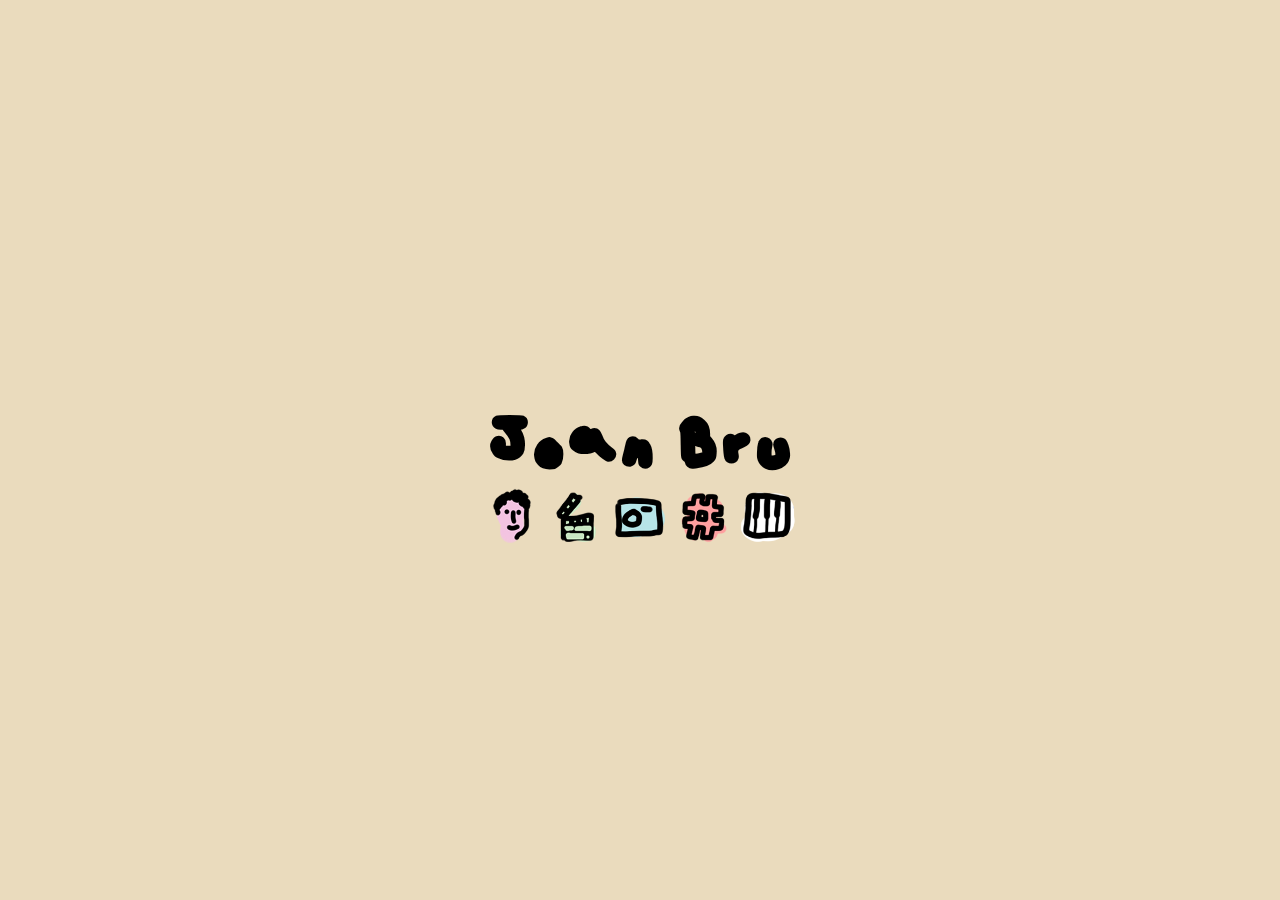
<file: index.html>
<!DOCTYPE html>
<html lang="en">
<head>
    <meta charset="UTF-8">
    <meta name="viewport" content="width=device-width, initial-scale=1.0">
    <link rel="stylesheet" href="1-style.css">
    <title>Portfoli</title>
</head>
<body>

    <header>
        <h2 class="title">Joan Bru</h2>
    </header>
    
    <div class="head">

        <nav class="navbar">
            <a class="jo" href="2-jo.html">
                <img src="visuals/index/jo.png" onmouseover="this.src='visuals/index/joactivo.png'" onmouseout="this.src='visuals/index/jo.png'" alt="Jo" width="60"/>
            </a>

            <a href="3-video.html">
                <img src="visuals/index/video.png" onmouseover="this.src='visuals/index/videoactivo.png'" onmouseout="this.src='visuals/index/video.png'" alt="Jo" width="60"/>
            </a>

            <a href="4-foto.html">
                <img src="visuals/index/foto.png" onmouseover="this.src='visuals/index/fotoactivo.png'" onmouseout="this.src='visuals/index/foto.png'" alt="Jo" width="60"/>
            </a>

            <a href="5-xxss.html">
                <img src="visuals/index/xxss.png" onmouseover="this.src='visuals/index/xxssactivo.png'" onmouseout="this.src='visuals/index/xxss.png'" alt="Jo" width="60"/>
            </a>

            <a href="6-musica.html">
                <img src="visuals/index/musica.png" onmouseover="this.src='visuals/index/musicaactivo.png'" onmouseout="this.src='visuals/index/musica.png'" alt="Jo" width="60"/>
            </a>
        </nav>

    </div>
</body>
</html>
</file>
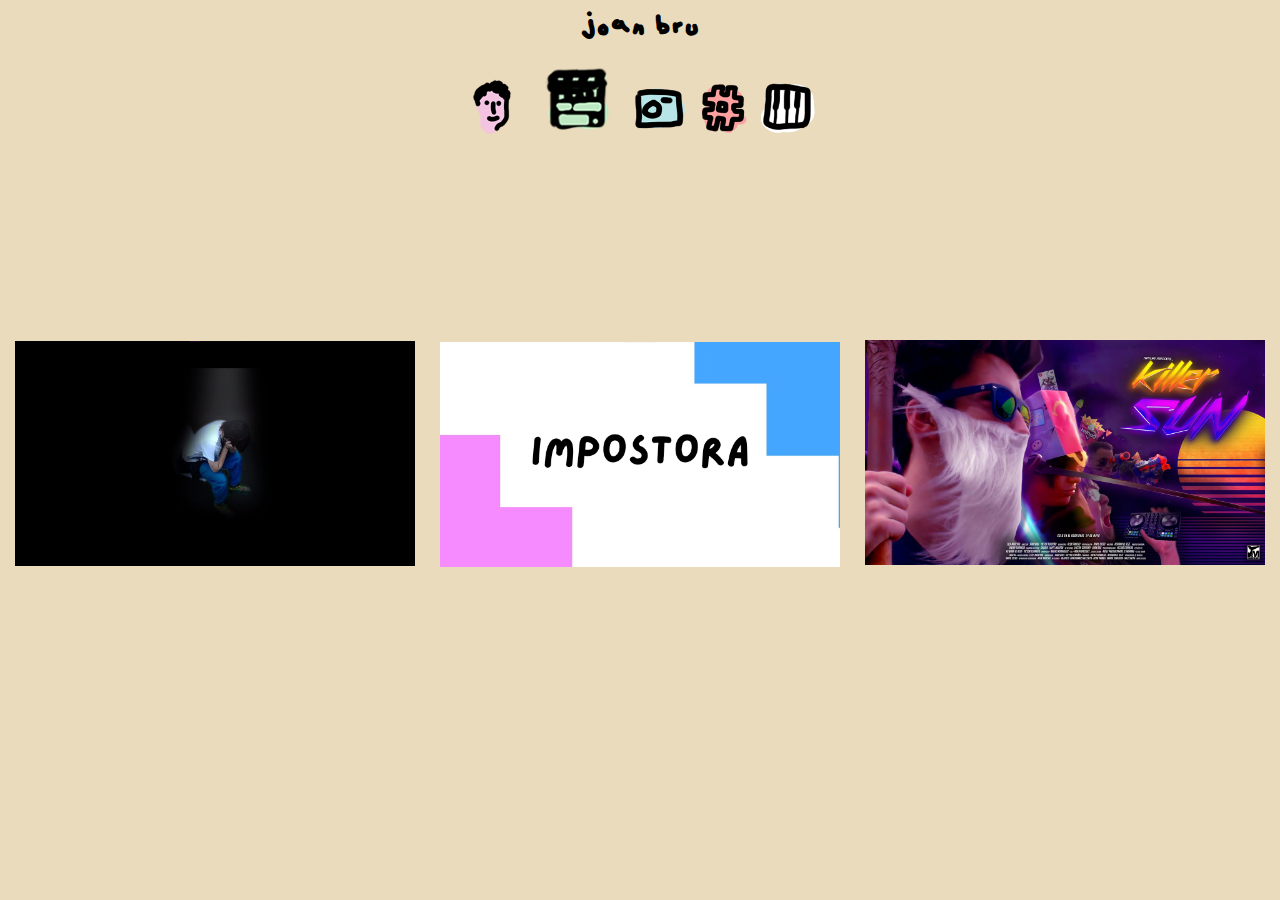
<file: 3-video.html>
<!DOCTYPE html>
<html lang="en">
<head>
    <meta charset="UTF-8">
    <meta name="viewport" content="width=device-width, initial-scale=1.0">
    <link rel="stylesheet" href="3-style.css">
    <link rel="shorcut icon" href="visuals/index/video.png">
    <title>Video</title>
    
</head>

<body>
    <a class="index" href="index.html">joan bru</a>
    <nav class="navbar">
        <a class="jo" href="2-jo.html">
            <img src="visuals/index/jo.png" alt="Jo" width="60">
        </a>
    
        <a href="3-video.html">
            <img src="visuals/index/videoactivo.png" alt="Video" width="100">
        </a>
    
        <a href="4-foto.html">
            <img src="visuals/index/foto.png" alt="Foto" width="60">
        </a>
    
        <a href="5-xxss.html">
            <img src="visuals/index/xxss.png" alt="XXSS" width="60">
        </a>
    
        <a href="6-musica.html">
            <img src="visuals/index/musica.png" alt="Musica" width="60">
        </a>
    </nav>

    <div class="videos">
        <div class="impostora">
            <a href="https://www.youtube.com/watch?v=LltTjfamBR0" target="_blank">
                <img src="visuals/video/impostora.jpg" alt="impostora" width="400">
            </a>
        </div>
        <div class="tumor">
            <a href="https://www.youtube.com/watch?v=kqhObp3Jolw">
                <img src="visuals/video/tumor.jpg" alt="Tumor llamado inteligencia" width="400">
            </a>
        </div>
        <div class="killer">
            <a href="https://www.youtube.com/watch?v=Aak_nJIeqjM">
                <img src="visuals/video/killer.jpg" alt="Killer Sun" width="400">
            </a>
        </div>

    </div>

</body>
</html>
</file>
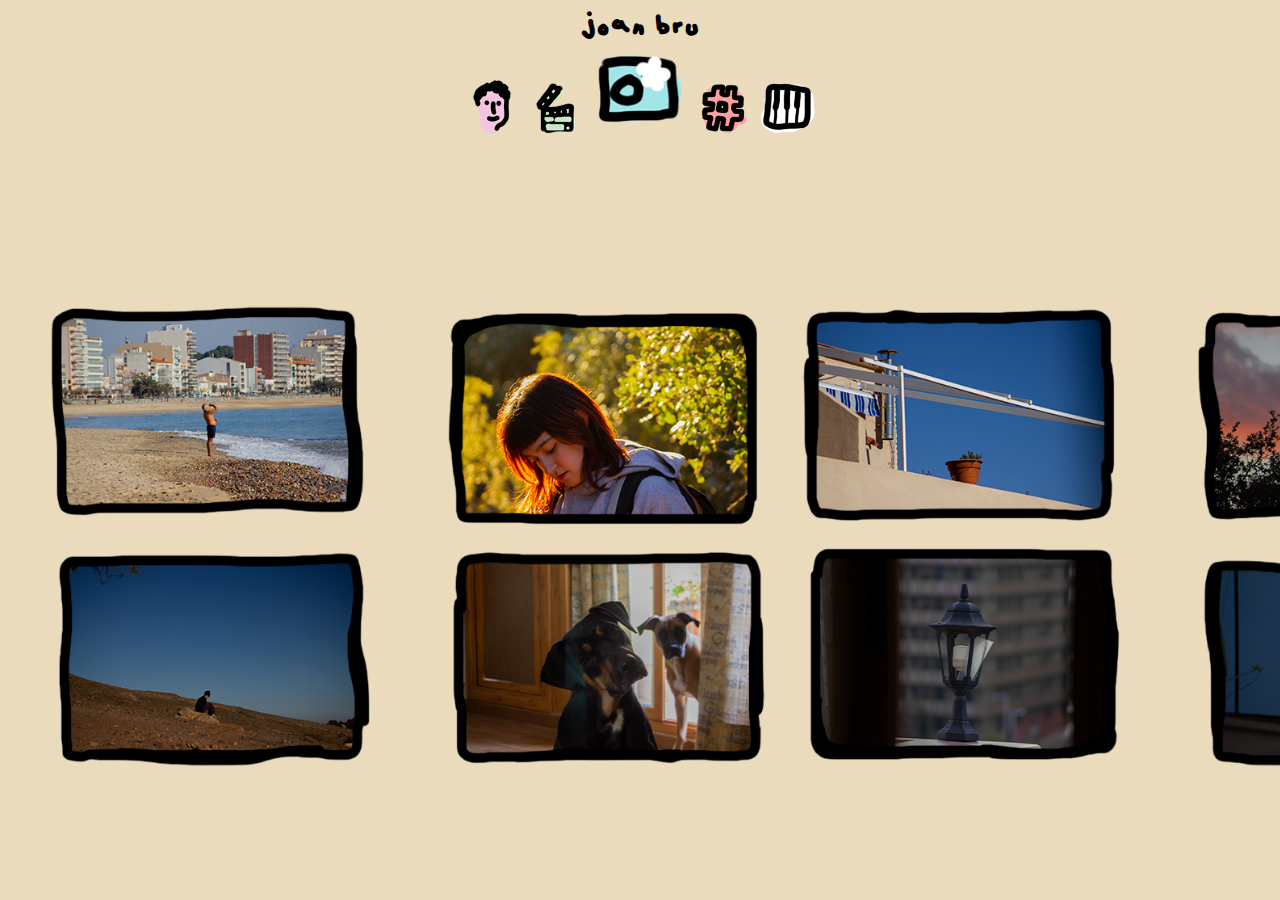
<file: 4-foto.html>
<!DOCTYPE html>
<html lang="en">
<head>
    <meta charset="UTF-8">
    <meta name="viewport" content="width=device-width, initial-scale=1.0">
    <link rel="stylesheet" href="4-style.css">
    <link rel="shorcut icon" href="visuals/index/foto.png">
    <title>Foto</title>
</head>

<body>
    <a class="index" href="index.html">joan bru</a>
    <nav class="navbar">
        <a class="jo" href="2-jo.html">
            <img src="visuals/index/jo.png" alt="Jo" width="60">
        </a>
    
        <a href="3-video.html">
            <img src="visuals/index/video.png" alt="Video" width="60">
        </a>
    
        <a href="4-foto.html">
            <img src="visuals/index/fotoactivo.png" alt="Foto" width="100">
        </a>
    
        <a href="5-xxss.html">
            <img src="visuals/index/xxss.png" alt="XXSS" width="60">
        </a>
    
        <a href="6-musica.html">
            <img src="visuals/index/musica.png" alt="Musica" width="60">
        </a>
    </nav>
    
        <div>
            <img class="borde" src="visuals/foto/bordefotos.png" alt="borde">
        </div>
</body>
</html>
</file>
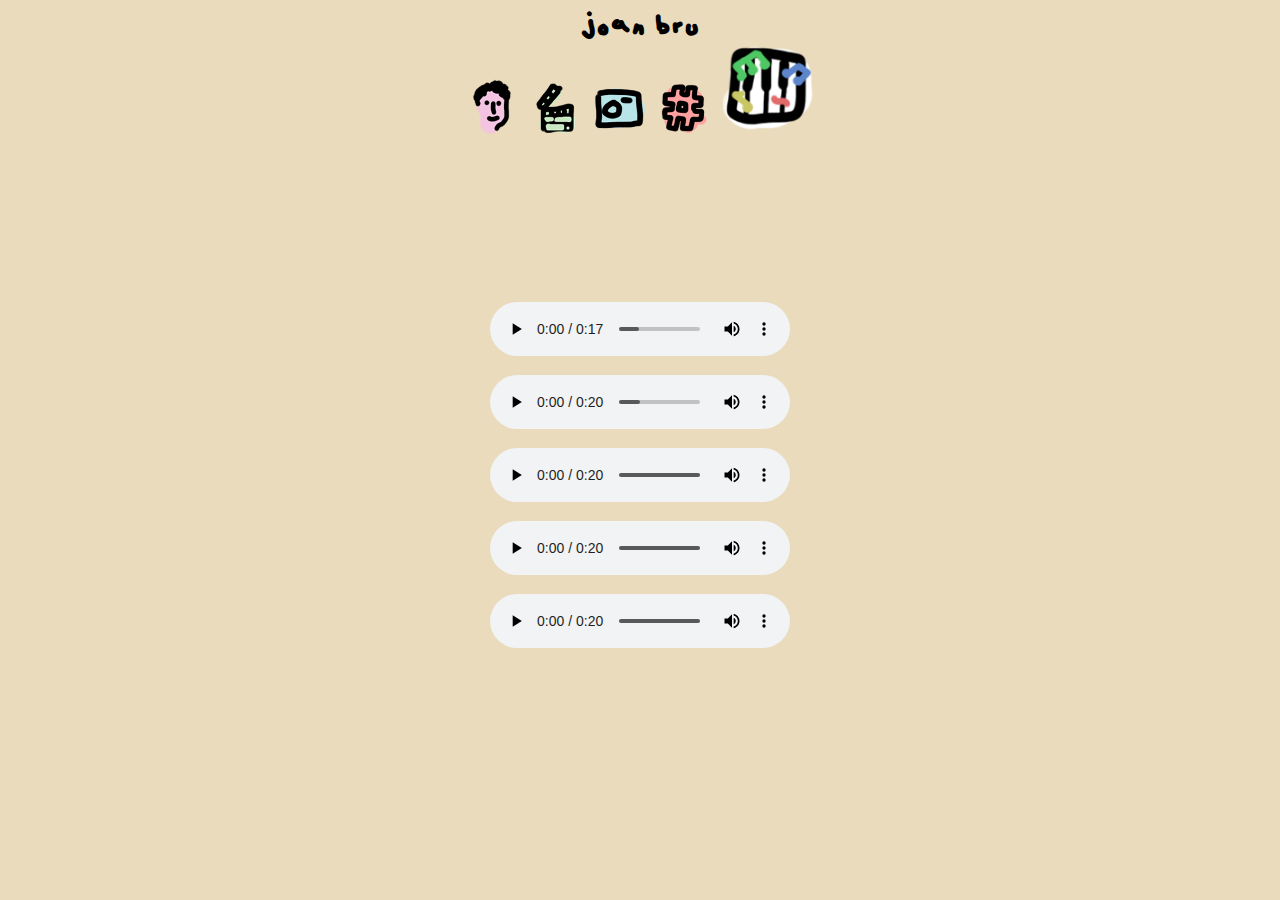
<file: 6-musica.html>
<!DOCTYPE html>
<html lang="en">
<head>
    <meta charset="UTF-8">
    <meta name="viewport" content="width=device-width, initial-scale=1.0">
    <link rel="stylesheet" href="6-style.css">
    <link rel="shorcut icon" href="visuals/index/musica.png">
    <title>Musica</title>
</head>

<body>
    <a class="index" href="index.html">joan bru</a>
    <nav class="navbar">
        <a class="jo" href="2-jo.html">
            <img src="visuals/index/jo.png" alt="Jo" width="60">
        </a>
    
        <a href="3-video.html">
            <img src="visuals/index/video.png" alt="Video" width="60">
        </a>
    
        <a href="4-foto.html">
            <img src="visuals/index/foto.png" alt="Foto" width="60">
        </a>
    
        <a href="5-xxss.html">
            <img src="visuals/index/xxss.png" alt="XXSS" width="60">
        </a>
    
        <a href="6-musica.html">
            <img src="visuals/index/musicaactivo.png" alt="Musica" width="100">
        </a>
    </nav>
    <div class="base">
        <audio controls src="visuals/musica/22222222222222222.mp3">Base 1</audio>
    </div>
    <div class="base">
        <audio controls src="visuals/musica/BASE DE BOLERO.mp3">Base 2</audio>
    </div>
    <div class="base">
        <audio controls src="visuals/musica/jersey.mp3">Base 3</audio>
    </div>
    <div class="base">
        <audio controls src="visuals/musica/osc.mp3">Base 4</audio>
    </div>
    <div class="base">
        <audio controls src="visuals/musica/psyckorock.mp3">Base 5</audio>
    </div>
</body>
</html>
</file>
<file: 1-style.css>
body {
    text-align:center;
    font-family: joanet;
    background-color: #eadbbd;
}
@font-face{
    font-family: joanet;
    src: url(Joanet-Regular.ttf);
}

.title{
    font-size: 500%;
    margin-top: 400px;
    margin-bottom: 0px;
}

a:link { text-decoration: none;
}
a:visited {
text-decoration: none;
}
</file>
<file: 3-style.css>
body {
    text-align:center;
    font-family: joanet;
    background-color: #eadbbd;
}
@font-face{
    font-family: joanet;
    src: url(Joanet-Regular.ttf);
}
.index{
    font-size: 200%;
    color: #000;
}
.navbar{
    margin-top: -5px;
}

.title{
    font-size: 500%;
    margin-top: 400px;
    margin-bottom: 0px;
}

a:link { text-decoration: none;
}
a:visited {
text-decoration: none;
}
.tumor{
    margin-top: -230px;
    margin-left: -850px;
}
.killer{
    margin-top: -230px;
    margin-left: 850px;
}
.videos{
    margin-top: 200px;
}
</file>
<file: 4-style.css>
body {
    text-align:center;
    font-family: joanet;
    background-color: #eadbbd;
}
@font-face{
    font-family: joanet;
    src: url(Joanet-Regular.ttf);
}
.index{
    font-size: 200%;
    color: #000;
}
.navbar{
    margin-top: -5px;
}

.title{
    font-size: 500%;
    margin-top: 400px;
    margin-bottom: 0px;
}

a:link { text-decoration: none;
}
a:visited {
text-decoration: none;
}
.borde{
    width: 1550px;
    margin-top: 150px;
}
</file>
<file: 6-style.css>
body {
    text-align:center;
    font-family: joanet;
    background-color: #eadbbd;
}
@font-face{
    font-family: joanet;
    src: url(Joanet-Regular.ttf);
}

.title{
    font-size: 500%;
    margin-top: 400px;
    margin-bottom: 0px;
}
.index{
    font-size: 200%;
    color: #000;
}
.navbar{
    margin-top: -5px;
    margin-bottom: 160px;
}

a:link { text-decoration: none;
}
a:visited {
text-decoration: none;
}
.base{
    margin-top: 15px;
}
</file>
